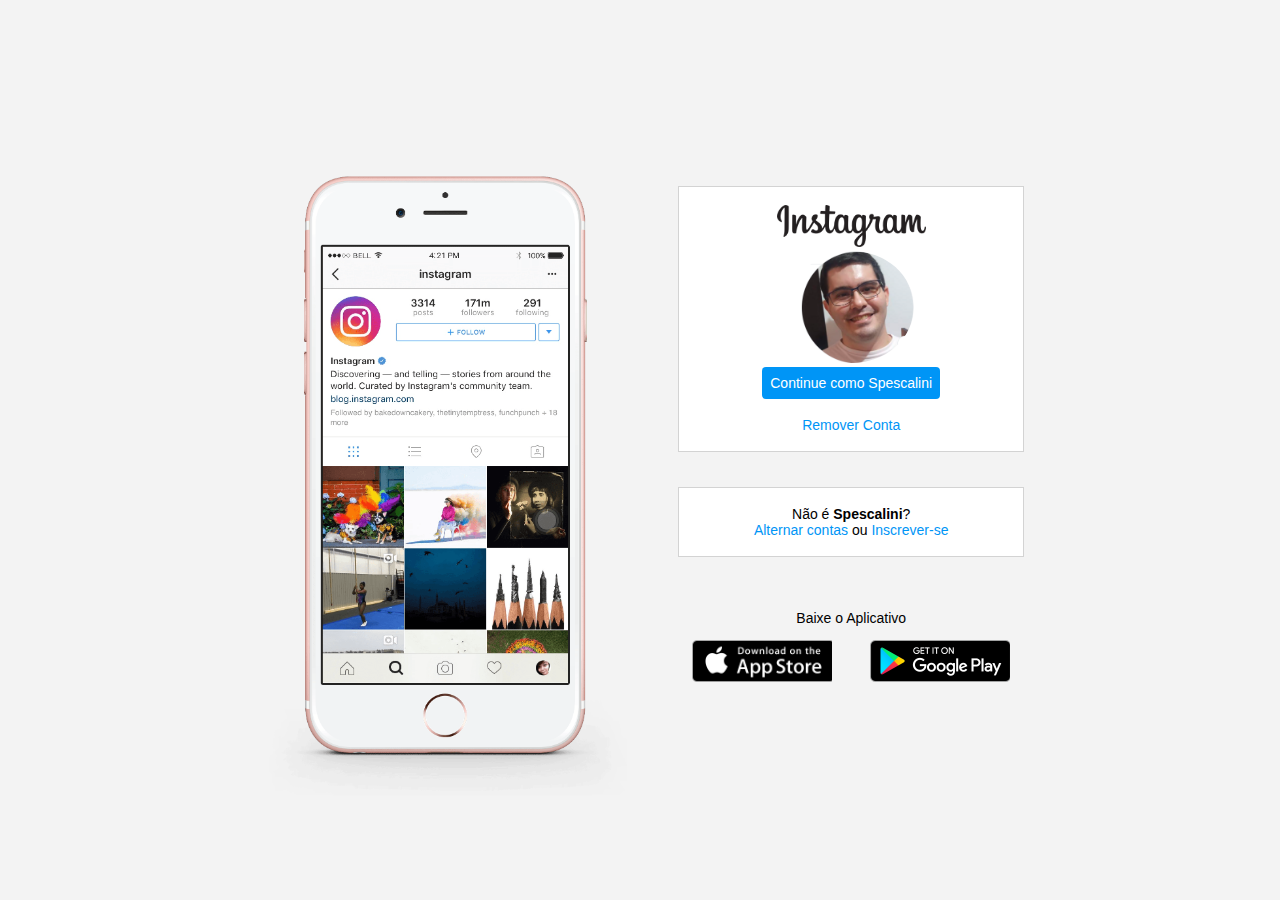
<file: InstaClone/index.html>
<!DOCTYPE html>
<html lang="en">
<head>
    <meta charset="UTF-8">
    <meta http-equiv="X-UA-Compatible" content="IE=edge">
    <meta name="viewport" content="width=device-width, initial-scale=1.0">
    <link rel="stylesheet" href="./style.css">
    <title>Instagram</title>
</head>
<body>
    <div class="instagran-wraper">
        <div class="instagram-tel">
            <img src="./img/instagram-celular.png" alt="Foto do Celular com Instagram">
        </div>
        <div class="instagram-continue">
            <div class="grupo">
                <img src="./img/instagram-logo.png" alt="Logo do instagram" class="Logo">
                <div class="foto-perfil">
                    <img src="./img/profile_photo.png" alt="Tofo do perfil">
                </div>
                <a href="https://www.instagram.com/accounts/login/?hl=pt-br" target="blank" class="instagram-login">Continue como Spescalini</a>
                <a href="#" class="instagram-logout">Remover Conta</a>
            </div>
            <div class="grupo">
                <p class="not-account">Não é <strong>Spescalini</strong>?</p>
                <p class="not-account">
                    <span class="link-blue"><a herf= "#">Alternar contas</a></span>
                    ou
                    <span class="link-blue"><a herf= "#">Inscrever-se</a></span>
                </p>
            </div>
            <div class="get-the-app">
                <p class="get-app">Baixe o Aplicativo</p>
                <div class="download">
                    <a href="https://apps.apple.com/br/app/instagram/id389801252" target="blank" class="app-download"></a>
                    <a href="https://play.google.com/store/apps/details?id=com.instagram.android&hl=pt_BR&gl=US" target="blank" class="app-download"></a>
                </div>
            </div>
        </div>
    </div>
</body>
</html>
</file>
<file: InstaClone/style.css>
*{
    padding: 0;
    margin: 0;
    box-sizing: border-box;
    text-decoration: none;
    font-family: sans-serif;
    font-size: 14px;
}


body{
    width: 100%;
    min-height: 100vh;
    background-color: rgb(243, 243, 243);
    margin: 0;
    display: flex;
    justify-content: center;
}

.instagran-wraper{
    display: flex;
    align-items: center;
    justify-content: start;
    width: 60%;
    height: 100vh;
}

.instagram-tel{
    display: flex;
    align-items: center;
    justify-content: center;
    width: 50%;
    margin-right: 5%;
}

.instagram-tel img {
    height: 50rem;
}

.instagram-continue {
    display: flex;
    align-items: center;
    justify-content: center;
    flex-direction: column;
    width: 50%;
    min-height: 34rem;
    
}

.grupo {
    display: flex;
    justify-content: space-between;
    align-items: center;
    flex-direction: column;
    background-color: rgb(255, 255, 255);
    width: 100%;
    padding: 1.3rem 0;
    border: 1px solid lightgray;
    margin-bottom: 10%;
}

.grupo:nth-child(1) {
    min-height: 19rem;
}

.Logo {
    height: 3rem;
}

.foto-perfil{
    display: flex;
    justify-content: center;
    align-items: center;
    border-radius: 50%;
    overflow: hidden;
}

.foto-perfil img {
    height: 8rem;
    align-items: center;
}

.instagram-login {
    background-color: #0095f6;
    color: #fff;
    padding: 8px;
    border-radius: 4px;

}

.instagram-logout {
    color: #0095f6;
    margin-top: 1rem;
}

.not-acount {
    color: rgb(160, 160, 160);
}

.link-blue {
    color: #0095f6;
}

.get-the-app {
    display: flex;
    flex-direction: column;
    align-items: center;
    justify-content: center;
    width: 100%;
    padding: 1.3rem 0;
}

.download {
    display: flex;
    width: 100%;
    justify-content: space-between;
    align-items: center;
    padding: 1rem;
}

.app-download {
    height: 3rem;
    width: 10rem;
    background-size: cover;
}

.app-download:nth-child(1) {
    background-image: url(./img/apple-button.png);
}

.app-download:nth-child(2) {
    background-image: url(./img/googleplay-button.png);
}

@media  (max-width: 1024px) {
    .instagran-wraper {
        width: 90%;
    }
}

@media (max-width: 650px) {
    .instagran-wraper {
        width: 100%;
    }

    .instagram-tel {
        display: none;
    }

    .instagram-continue {
        width: 100%;
    }

    body {
        background-color: #fff;
    }

     .grupo {
         border: 1px transparent;
     }
}
</file>
